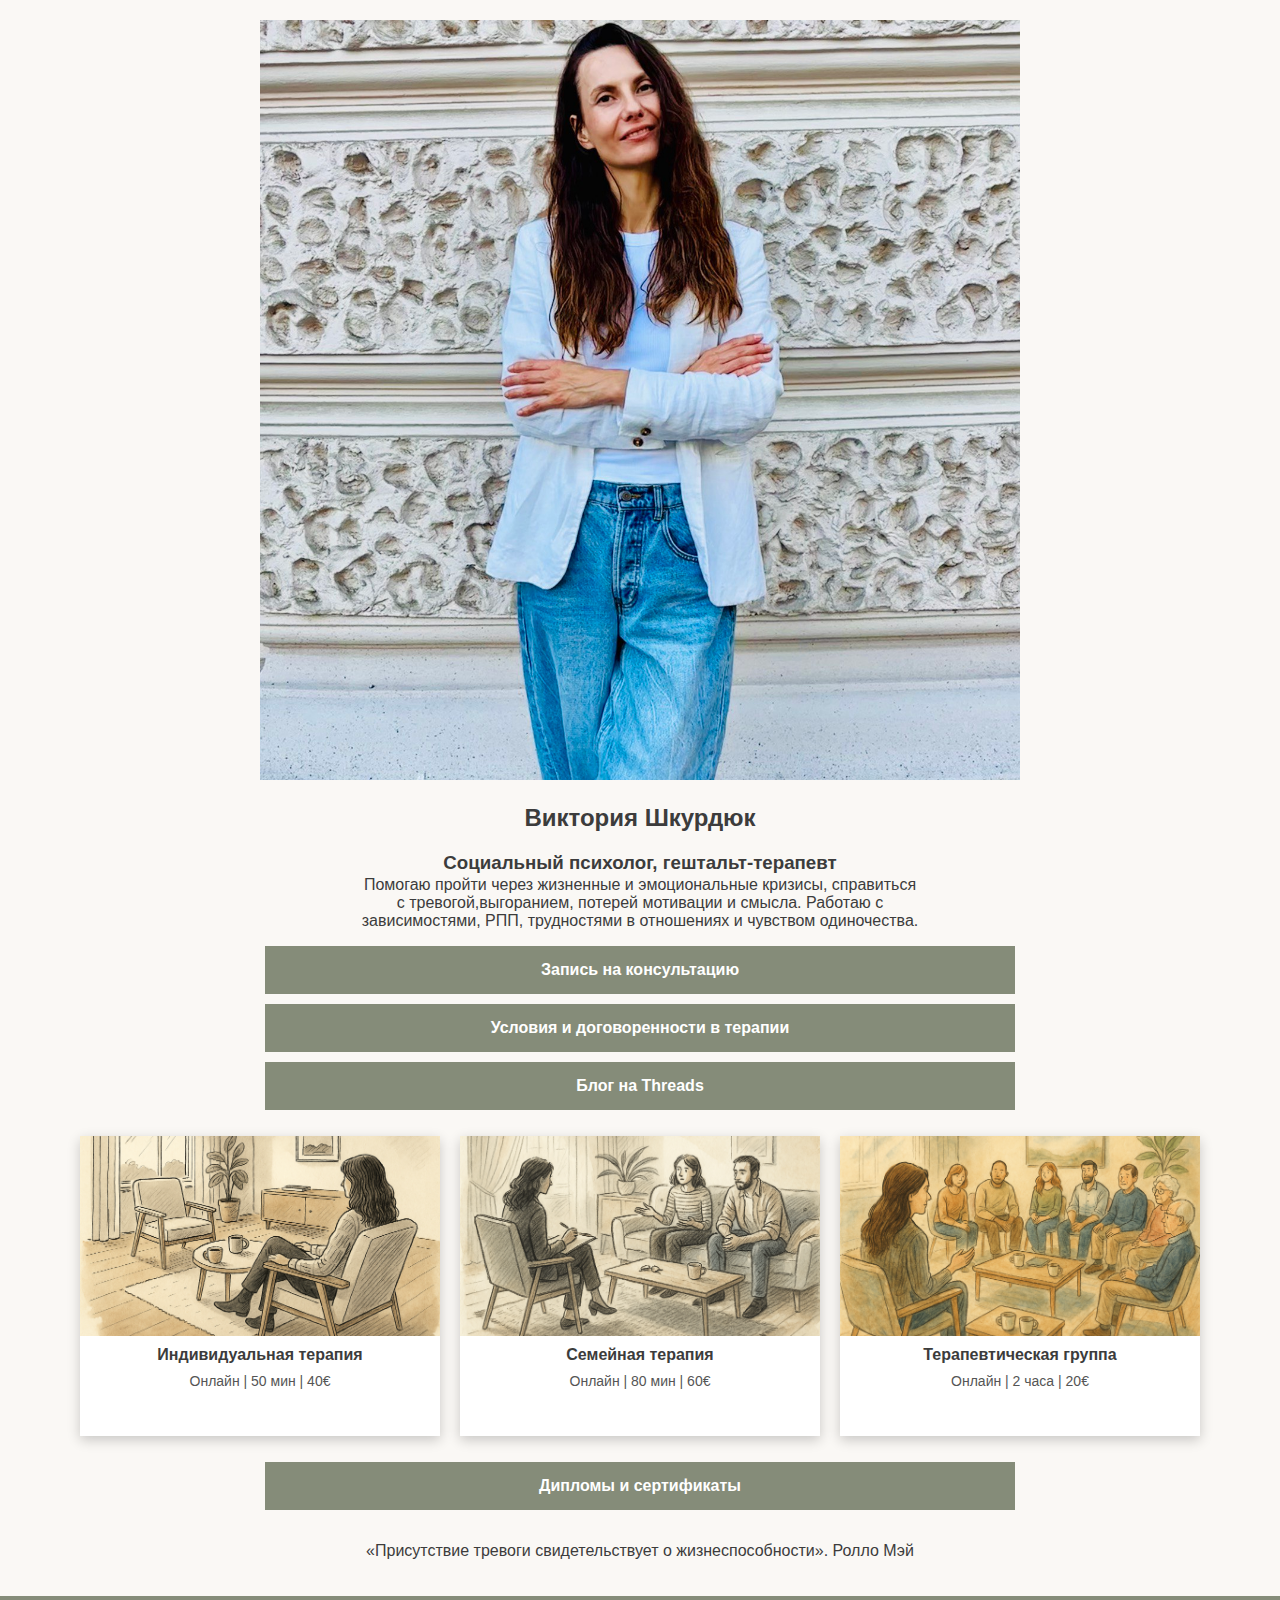
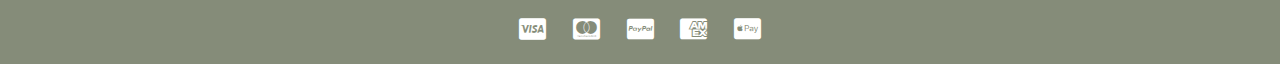
<file: index.html>
<!DOCTYPE html>
<html lang="en">
<head>
  <meta charset="UTF-8" />
  <meta name="viewport" content="width=device-width, initial-scale=1.0" />
  <title>Психолог Виктория</title>
  <link rel="stylesheet" href="style.css">
</head>
<body>
  <div class="container">
    <div class="banner-img">
    <img src="img\photo_2025-07-22_15-31-23.jpg" alt="Banner Image" class="banner-img" style="width: 760px; height: 760px; border-radius: 0px;"/>
    </div>
    <h2>Виктория Шкурдюк</h2>

    <p>
      <h3 style="margin-bottom: 0.1em; margin-top: 1em;">Социальный психолог, гештальт-терапевт</h3>
      Помогаю пройти через жизненные и эмоциональные кризисы, справиться <br />с тревогой,выгоранием, потерей мотивации и смысла.
      Работаю с <br /> зависимостями, РПП, трудностями в отношениях и чувством одиночества. <br />
    </p>


    <a class="button" href="https://t.me/vikshk" title="">Запись на консультацию</a>
    <a class="button" href="usl.html" title="Стоимость, формат, отмена"> Условия и договоренности в терапии</a>
    <a class="button" href="https://www.threads.com/@vikki_psychologist?invite=0" title="Пишу о жизни, терапии и наблюдениях">Блог на Threads </a>

</a>
  <div class="card-wrapper">
    <div class="card">
      <img src="img\IMG_0962.PNG" alt="Фото 1">
      <div class="card-content">
        <div class="card-title">Индивидуальная терапия</div>
        <div class="card-price">Онлайн | 50 мин | 40€</div>
      </div>
    </div>
    <div class="card">
      <img src="img\IMG_0961.PNG" alt="Фото 2">
      <div class="card-content">
        <div class="card-title">Семейная терапия</div>
        <div class="card-price">Онлайн | 80 мин | 60€</div>
      </div>
    </div>
    <div class="card">
      <img src="img\IMG_0959.PNG" alt="Фото 3">
      <div class="card-content">
        <div class="card-title">Терапевтическая группа</div>
        <div class="card-price">Онлайн | 2 часа | 20€</div>
      </div>
    </div>
  </div>
    <a class="button" href="dp.html" title="Кнопка со сканами или PDF" >Дипломы и сертификаты</a>
    <P style="margin-bottom: 1em; margin-top: 2em;">«Присутствие тревоги свидетельствует о жизнеспособности». Ролло Мэй</P>
  </div>
  <footer class="site-footer">
  <div style="font-size: 24px;">
    <i class="fab fa-cc-visa" style="margin: 0 10px;"></i>
    <i class="fab fa-cc-mastercard" style="margin: 0 10px;"></i>
    <i class="fab fa-cc-paypal" style="margin: 0 10px;"></i>
    <i class="fab fa-cc-amex" style="margin: 0 10px;"></i>
    <i class="fab fa-cc-apple-pay" style="margin: 0 10px;"></i>
      <link rel="stylesheet" href="https://cdnjs.cloudflare.com/ajax/libs/font-awesome/6.5.0/css/all.min.css" />
  </div>
</footer>
</body>
</html>
</file>
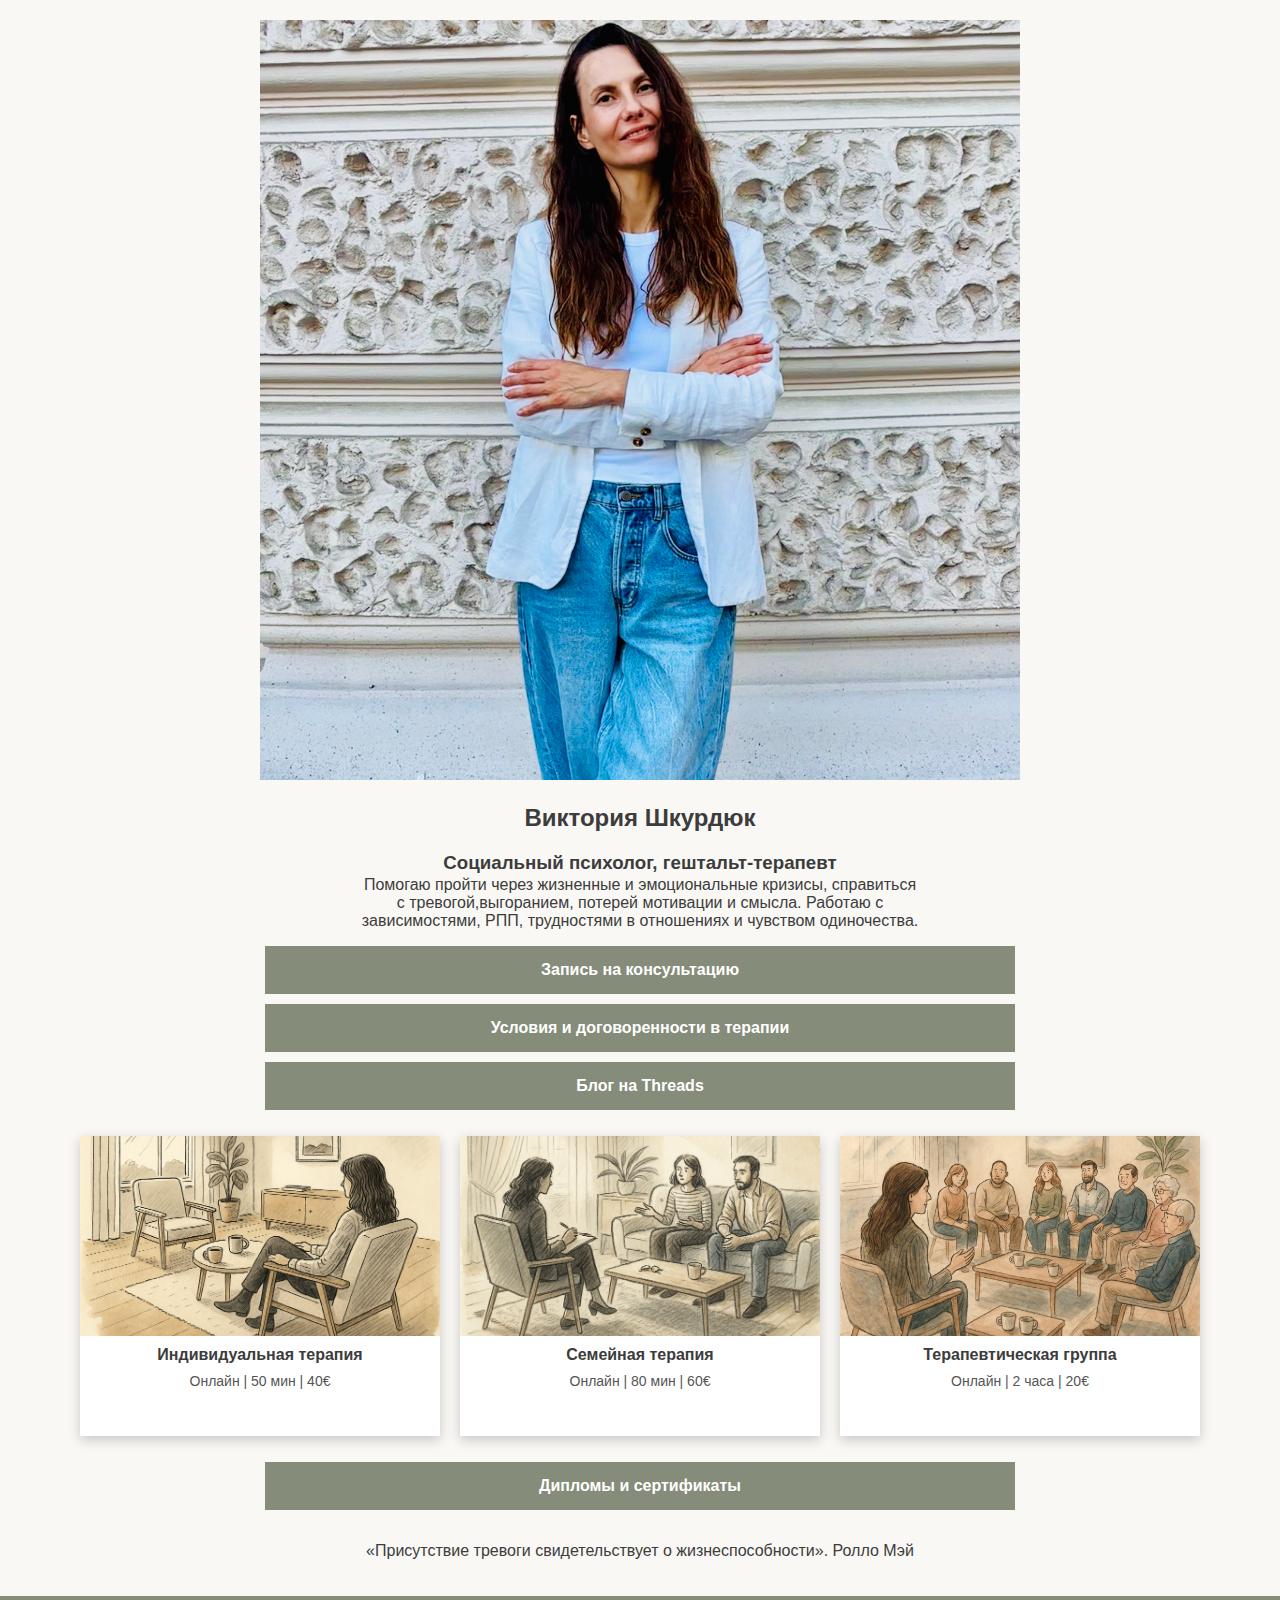
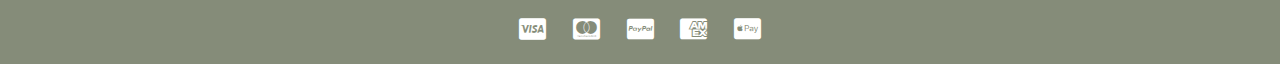
<file: mam/index.html>
<!DOCTYPE html>
<html lang="en">
<head>
  <meta charset="UTF-8" />
  <meta name="viewport" content="width=device-width, initial-scale=1.0" />
  <title>Психолог Виктория</title>
  <link rel="stylesheet" href="style.css">
</head>
<body>
  <div class="container">
    <div class="banner-img">
    <img src="photo_2025-07-22_15-31-23.jpg" alt="Banner Image" class="banner-img" style="width: 760px; height: 760px; border-radius: 0px;"/>
    </div>
    <h2>Виктория Шкурдюк</h2>

    <p>
      <h3 style="margin-bottom: 0.1em; margin-top: 1em;">Социальный психолог, гештальт-терапевт</h3>
      Помогаю пройти через жизненные и эмоциональные кризисы, справиться <br />с тревогой,выгоранием, потерей мотивации и смысла.
      Работаю с <br /> зависимостями, РПП, трудностями в отношениях и чувством одиночества. <br />
    </p>


    <a class="button" href="https://t.me/vikshk" title="">Запись на консультацию</a>
    <a class="button" href="usl.html" title="Стоимость, формат, отмена"> Условия и договоренности в терапии</a>
    <a class="button" href="https://www.threads.com/@vikki_psychologist?invite=0" title="Пишу о жизни, терапии и наблюдениях">Блог на Threads </a>

</a>
  <div class="card-wrapper">
    <div class="card">
      <img src="IMG_0962.PNG" alt="Фото 1">
      <div class="card-content">
        <div class="card-title">Индивидуальная терапия</div>
        <div class="card-price">Онлайн | 50 мин | 40€</div>
      </div>
    </div>
    <div class="card">
      <img src="IMG_0961.PNG" alt="Фото 2">
      <div class="card-content">
        <div class="card-title">Семейная терапия</div>
        <div class="card-price">Онлайн | 80 мин | 60€</div>
      </div>
    </div>
    <div class="card">
      <img src="IMG_09597.png" alt="Фото 3">
      <div class="card-content">
        <div class="card-title">Терапевтическая группа</div>
        <div class="card-price">Онлайн | 2 часа | 20€</div>
      </div>
    </div>
  </div>
    <a class="button" href="dp.html" title="Кнопка со сканами или PDF" >Дипломы и сертификаты</a>
    <P style="margin-bottom: 1em; margin-top: 2em;">«Присутствие тревоги свидетельствует о жизнеспособности». Ролло Мэй</P>
  </div>
  <footer class="site-footer">
  <div style="font-size: 24px;">
    <i class="fab fa-cc-visa" style="margin: 0 10px;"></i>
    <i class="fab fa-cc-mastercard" style="margin: 0 10px;"></i>
    <i class="fab fa-cc-paypal" style="margin: 0 10px;"></i>
    <i class="fab fa-cc-amex" style="margin: 0 10px;"></i>
    <i class="fab fa-cc-apple-pay" style="margin: 0 10px;"></i>
      <link rel="stylesheet" href="https://cdnjs.cloudflare.com/ajax/libs/font-awesome/6.5.0/css/all.min.css" />
  </div>
</footer>
</body>
</html>
</file>
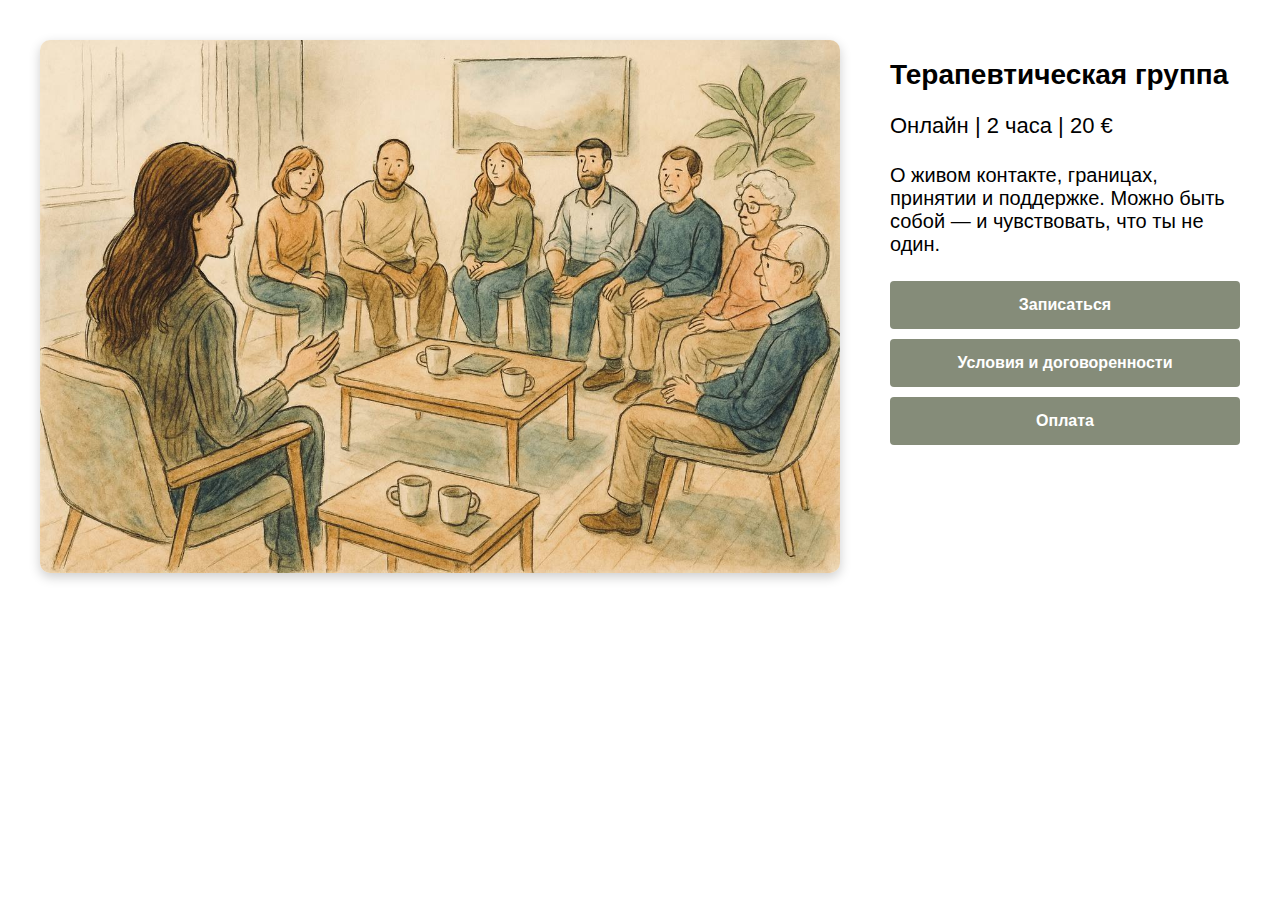
<file: grup3.html>
<!DOCTYPE html>
<html lang="en">
<head>
  <meta charset="UTF-8">
  <title>Терапевтическая группа</title>
  <meta name="viewport" content="width=device-width, initial-scale=1.0">
  <style>
    * {
      box-sizing: border-box;
    }

    body {
      font-family: 'Inter', sans-serif;
      margin: 0;
      padding: 0;
      background-color: #fff;
      color: #000;
    }

    .container {
      display: flex;
      flex-direction: row;
      justify-content: center;
      align-items: flex-start;
      padding: 40px;
      gap: 50px;
      flex-wrap: wrap;
    }

    .product-image img {
      max-width: 800px;
      width: 100%;
      height: auto;
      border-radius: 10px;
      box-shadow: 0 4px 12px rgba(0,0,0,0.2);
    }

    .product-details {
      max-width: 400px;
      flex: 1;
    }

    .product-details h1 {
      font-size: 28px;
      font-weight: bold;
      margin-bottom: 15px;
    }

    .product-details .price {
      font-size: 22px;
      margin-bottom: 25px;
    }
    .txt {
      font-size: 20px;
      margin-bottom: 25px;
    }

    .buy-button {
      background-color: rgb(133, 140, 121);
      color: white;
      padding: 15px;
      margin: 10px auto;
      text-align: center;
      display: block;
      text-decoration: none;
      font-weight: bold;
      width: 100%;
      max-width: 400px;
      border-radius: 4px;
      transition: background-color 0.3s;
    }

    .buy-button:hover {
      background-color: #8b3c3c;
    }

       .site-footer {
  color: rgb(133, 140, 121);
  text-align: center;
  padding: 70px; 
  text-align: center;
}

    @media (max-width: 768px) {
      .container {
        flex-direction: column;
        padding: 20px;
        gap: 30px;
      }

      .product-image,
      .product-details {
        width: 100%;
        max-width: 100%;
      }

      .product-details h1 {
        font-size: 24px;
        text-align: center;
      }

      .product-details .price {
        font-size: 20px;
        text-align: center;
      }

      .buy-button {
        border-radius: 0;
        max-width: none; 
        width: 100%; 
      }
    }

    @media (max-width: 480px) {
      .product-details h1 {
        font-size: 22px;
      }

      .product-details .price {
        font-size: 18px;
      }

      .buy-button {
        font-size: 14px;
        padding: 12px;
      }
      .txt {
      font-size: 17px;
      text-align: center;
    }
    }
  </style>
</head>
<body>
  <div class="container">
    <div class="product-image">
      <img src="img\photo_2025-07-25_00-23-09.jpg" alt="Индивидуальная терапия">
    </div>
    <div class="product-details">
      <h1>Терапевтическая группа</h1>
      <p class="price">Онлайн | 2 часа | 20 €</p>
      <p class="txt">О живом контакте, границах, принятии и поддержке. Можно быть собой — и чувствовать, что ты не один.</p>
      <a class="buy-button" href="https://t.me/vikshk" title="Telegram">Записаться</a>
      <a class="buy-button" href="usl.html" title="Стоимость, формат, отмена">Условия и договоренности</a>
      <a class="buy-button" href="" title="Оплата">Оплата</a> 
      
    </div>
  
</body>
</html>
</file>
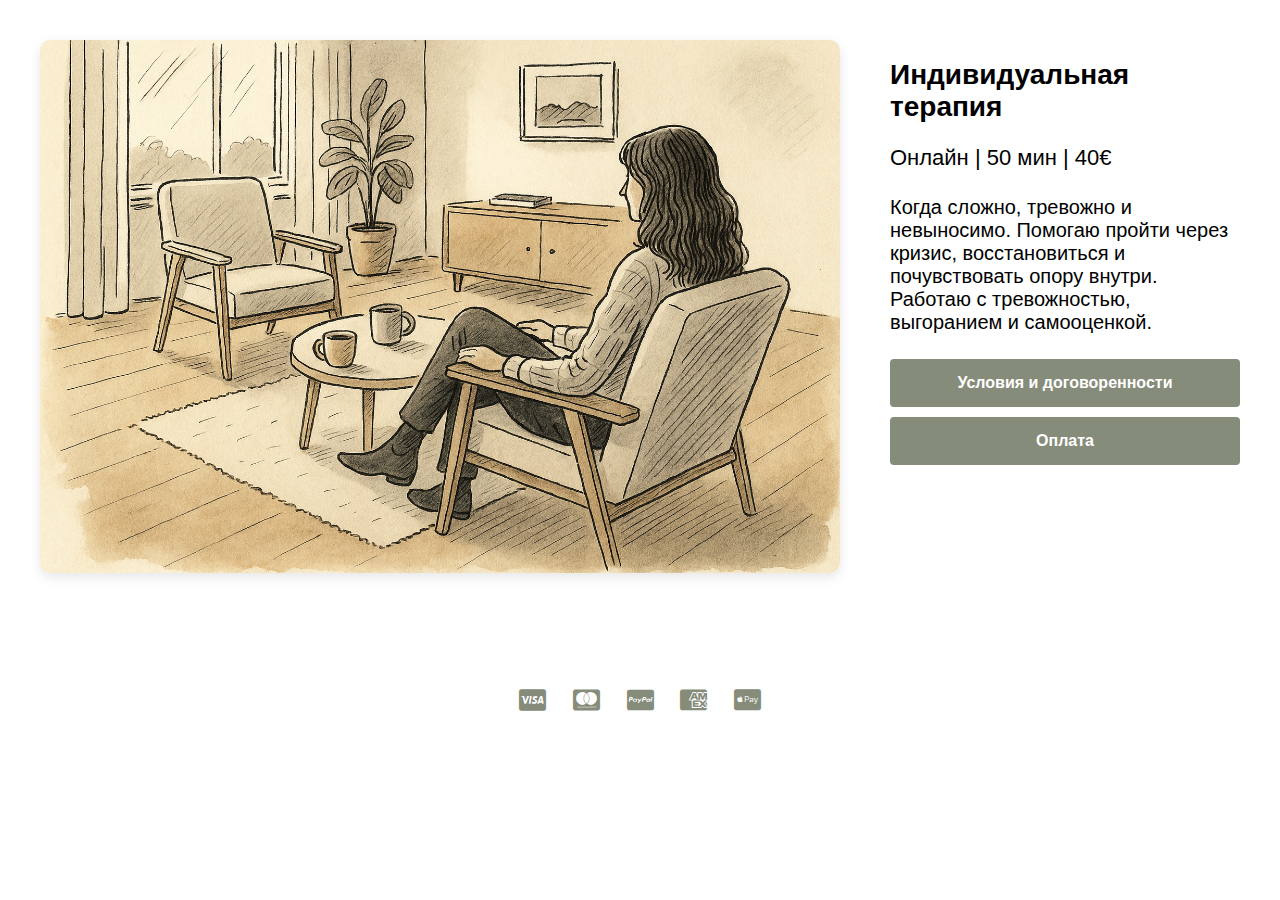
<file: hz.html>
<!DOCTYPE html>
<html lang="en">
<head>
  <meta charset="UTF-8">
  <title>Индивидуальная терапия</title>
  <meta name="viewport" content="width=device-width, initial-scale=1.0">
  <style>
    * {
      box-sizing: border-box;
    }

    body {
      font-family: 'Inter', sans-serif;
      margin: 0;
      padding: 0;
      background-color: #fff;
      color: #000;
    }

    .container {
      display: flex;
      flex-direction: row;
      justify-content: center;
      align-items: flex-start;
      padding: 40px;
      gap: 50px;
      flex-wrap: wrap;
    }

    .product-image img {
      max-width: 800px;
      width: 100%;
      height: auto;
      border-radius: 10px;
      box-shadow: 0 4px 12px rgba(0,0,0,0.1);
    }

    .product-details {
      max-width: 400px;
      flex: 1;
    }

    .product-details h1 {
      font-size: 28px;
      font-weight: bold;
      margin-bottom: 15px;
    }

    .product-details .price {
      font-size: 22px;
      margin-bottom: 25px;
    }
    .txt {
      font-size: 20px;
      margin-bottom: 25px;
    }


    

    .buy-button {
      background-color: rgb(133, 140, 121);
      color: white;
      padding: 15px;
      margin: 10px auto;
      text-align: center;
      display: block;
      text-decoration: none;
      font-weight: bold;
      width: 100%;
      max-width: 400px;
      border-radius: 4px;
      transition: background-color 0.3s;
    }

    .buy-button:hover {
      background-color: #8b3c3c;
    }

       .site-footer {
  color: rgb(133, 140, 121);
  text-align: center;
  padding: 70px; 
  text-align: center;
}

    @media (max-width: 768px) {
      .container {
        flex-direction: column;
        padding: 20px;
        gap: 30px;
      }

      .product-image,
      .product-details {
        width: 100%;
        max-width: 100%;
      }

      .product-details h1 {
        font-size: 24px;
        text-align: center;
      }

      .product-details .price {
        font-size: 20px;
        text-align: center;
      }

      .buy-button {
        border-radius: 0; /* убираем скругления */
        max-width: none; /* убираем ограничение */
        width: 100%;     /* растягиваем */
      }
    }

    @media (max-width: 480px) {
      .product-details h1 {
        font-size: 22px;
      }

      .product-details .price {
        font-size: 18px;
      }

      .buy-button {
        font-size: 14px;
        padding: 12px;
      }
      .txt {
      font-size: 17px;
      text-align: center;
    }
    }
  </style>
</head>
<body>
  <div class="container">
    <div class="product-image">
      <img src="img/IMG_0962.PNG" alt="Индивидуальная терапия">
    </div>
    <div class="product-details">
      <h1>Индивидуальная терапия</h1>
      <p class="price">Онлайн | 50 мин | 40€</p>
      <p class="txt">Когда сложно, тревожно и невыносимо.
Помогаю пройти через кризис, восстановиться и почувствовать опору внутри. Работаю с тревожностью, выгоранием и самооценкой.</p>
      <a class="buy-button" href="usl.html" title="Стоимость, формат, отмена">Условия и договоренности</a>
      <a class="buy-button" href="" title="Оплата">Оплата</a> 
      
    </div>
  </div>
    <footer class="site-footer">
  <div style="font-size: 24px;">
    <i class="fab fa-cc-visa" style="margin: 0 10px;"></i>
    <i class="fab fa-cc-mastercard" style="margin: 0 10px;"></i>
    <i class="fab fa-cc-paypal" style="margin: 0 10px;"></i>
    <i class="fab fa-cc-amex" style="margin: 0 10px;"></i>
    <i class="fab fa-cc-apple-pay" style="margin: 0 10px;"></i>
      <link rel="stylesheet" href="https://cdnjs.cloudflare.com/ajax/libs/font-awesome/6.5.0/css/all.min.css" />
  </div>
</body>
</html>
</file>
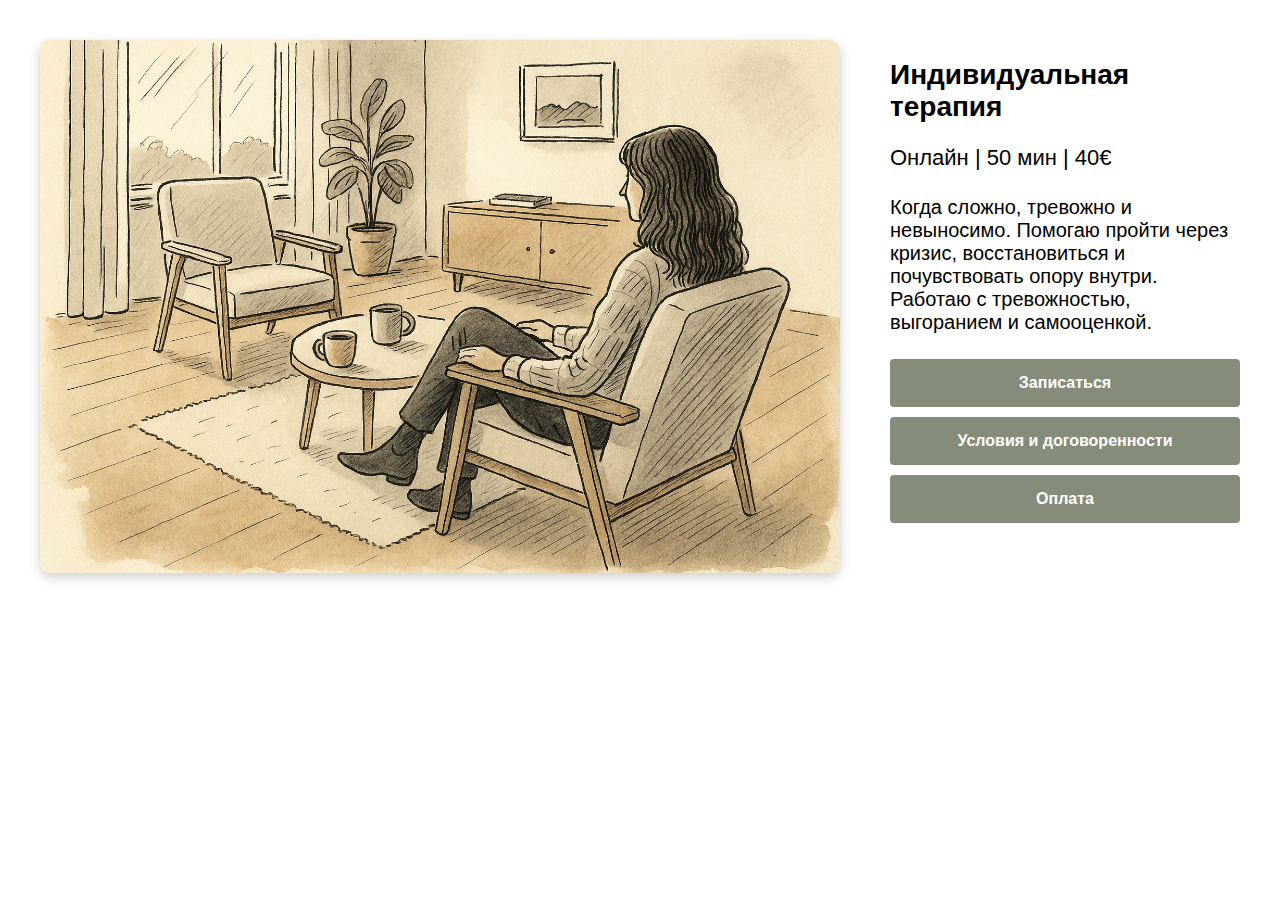
<file: ind1.html>
<!DOCTYPE html>
<html lang="en">
<head>
  <meta charset="UTF-8">
  <title>Индивидуальная терапия</title>
  <meta name="viewport" content="width=device-width, initial-scale=1.0">
  <style>
    * {
      box-sizing: border-box;
    }

    body {
      font-family: 'Inter', sans-serif;
      margin: 0;
      padding: 0;
      background-color: #fff;
      color: #000;
    }

    .container {
      display: flex;
      flex-direction: row;
      justify-content: center;
      align-items: flex-start;
      padding: 40px;
      gap: 50px;
      flex-wrap: wrap;
    }

    .product-image img {
      max-width: 800px;
      width: 100%;
      height: auto;
      border-radius: 10px;
      box-shadow: 0 4px 12px rgba(0,0,0,0.2);
    }

    .product-details {
      max-width: 400px;
      flex: 1;
    }

    .product-details h1 {
      font-size: 28px;
      font-weight: bold;
      margin-bottom: 15px;
    }

    .product-details .price {
      font-size: 22px;
      margin-bottom: 25px;
    }
    .txt {
      font-size: 20px;
      margin-bottom: 25px;
    }

    .buy-button {
      background-color: rgb(133, 140, 121);
      color: white;
      padding: 15px;
      margin: 10px auto;
      text-align: center;
      display: block;
      text-decoration: none;
      font-weight: bold;
      width: 100%;
      max-width: 400px;
      border-radius: 4px;
      transition: background-color 0.3s;
    }

    .buy-button:hover {
      background-color: #8b3c3c;
    }

       .site-footer {
  color: rgb(133, 140, 121);
  text-align: center;
  padding: 70px; 
  text-align: center;
}

    @media (max-width: 768px) {
      .container {
        flex-direction: column;
        padding: 20px;
        gap: 30px;
      }

      .product-image,
      .product-details {
        width: 100%;
        max-width: 100%;
      }

      .product-details h1 {
        font-size: 24px;
        text-align: center;
      }

      .product-details .price {
        font-size: 20px;
        text-align: center;
      }

      .buy-button {
        border-radius: 0;
        max-width: none; 
        width: 100%; 
      }
    }

    @media (max-width: 480px) {
      .product-details h1 {
        font-size: 22px;
      }

      .product-details .price {
        font-size: 18px;
      }

      .buy-button {
        font-size: 14px;
        padding: 12px;
      }
      .txt {
      font-size: 17px;
      text-align: center;
    }
    }
  </style>
</head>
<body>
  <div class="container">
    <div class="product-image">
      <img src="img/IMG_0962.PNG" alt="Индивидуальная терапия">
    </div>
    <div class="product-details">
      <h1>Индивидуальная терапия</h1>
      <p class="price">Онлайн | 50 мин | 40€</p>
      <p class="txt">Когда сложно, тревожно и невыносимо.
Помогаю пройти через кризис, восстановиться и почувствовать опору внутри. Работаю с тревожностью, выгоранием и самооценкой.</p>
      <a class="buy-button" href="https://t.me/vikshk" title="Telegram">Записаться</a>
      <a class="buy-button" href="usl.html" title="Стоимость, формат, отмена">Условия и договоренности</a>
      <a class="buy-button" href="" title="Оплата">Оплата</a> 
      
    </div>
  
</body>
</html>
</file>
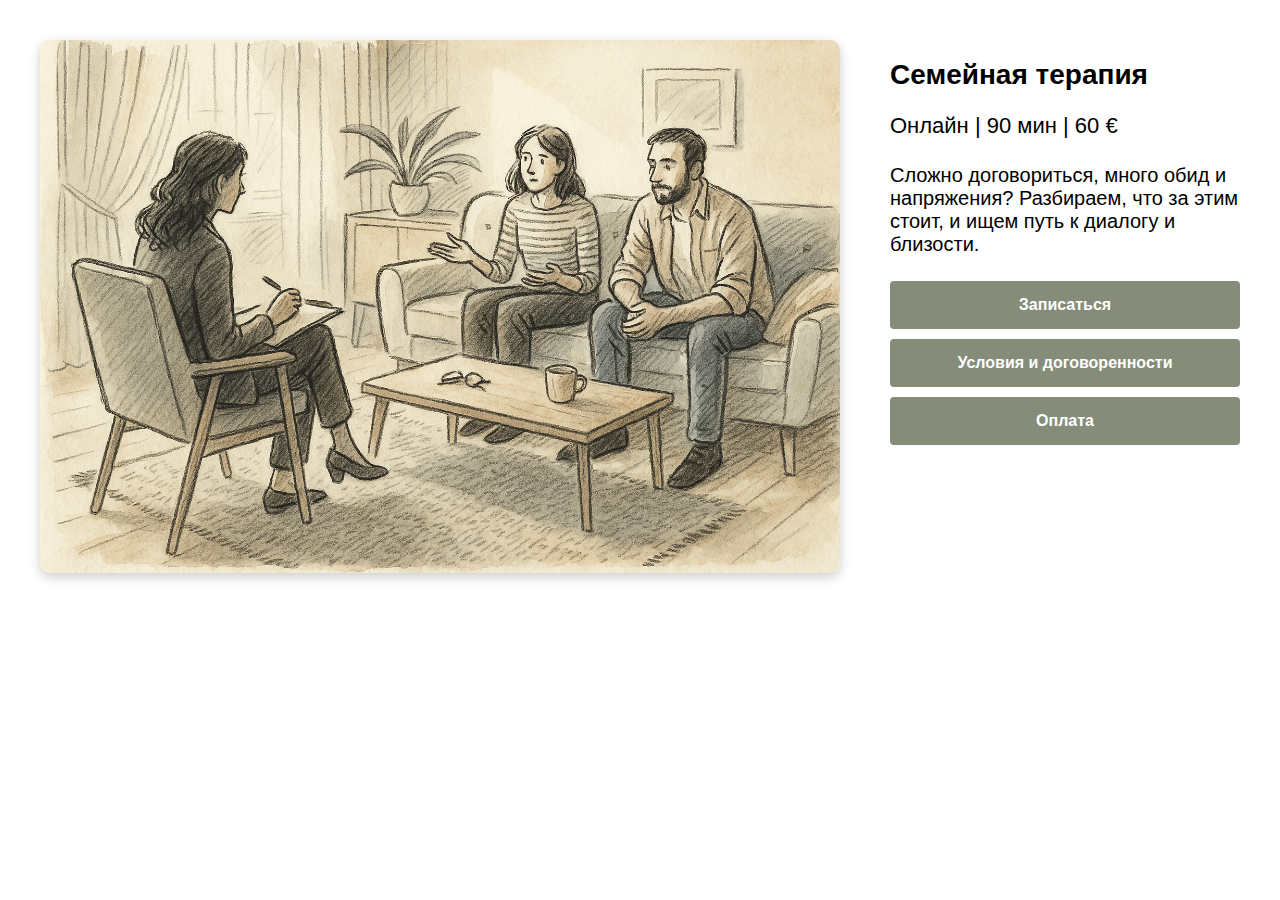
<file: sem2.html>
<!DOCTYPE html>
<html lang="en">
<head>
  <meta charset="UTF-8">
  <title>Семейная терапия</title>
  <meta name="viewport" content="width=device-width, initial-scale=1.0">
  <style>
    * {
      box-sizing: border-box;
    }

    body {
      font-family: 'Inter', sans-serif;
      margin: 0;
      padding: 0;
      background-color: #fff;
      color: #000;
    }

    .container {
      display: flex;
      flex-direction: row;
      justify-content: center;
      align-items: flex-start;
      padding: 40px;
      gap: 50px;
      flex-wrap: wrap;
    }

    .product-image img {
      max-width: 800px;
      width: 100%;
      height: auto;
      border-radius: 10px;
      box-shadow: 0 4px 12px rgba(0,0,0,0.2);
    }

    .product-details {
      max-width: 400px;
      flex: 1;
    }

    .product-details h1 {
      font-size: 28px;
      font-weight: bold;
      margin-bottom: 15px;
    }

    .product-details .price {
      font-size: 22px;
      margin-bottom: 25px;
    }
    .txt {
      font-size: 20px;
      margin-bottom: 25px;
    }

    .buy-button {
      background-color: rgb(133, 140, 121);
      color: white;
      padding: 15px;
      margin: 10px auto;
      text-align: center;
      display: block;
      text-decoration: none;
      font-weight: bold;
      width: 100%;
      max-width: 400px;
      border-radius: 4px;
      transition: background-color 0.3s;
    }

    .buy-button:hover {
      background-color: #8b3c3c;
    }

       .site-footer {
  color: rgb(133, 140, 121);
  text-align: center;
  padding: 70px; 
  text-align: center;
}

    @media (max-width: 768px) {
      .container {
        flex-direction: column;
        padding: 20px;
        gap: 30px;
      }

      .product-image,
      .product-details {
        width: 100%;
        max-width: 100%;
      }

      .product-details h1 {
        font-size: 24px;
        text-align: center;
      }

      .product-details .price {
        font-size: 20px;
        text-align: center;
      }

      .buy-button {
        border-radius: 0;
        max-width: none; 
        width: 100%; 
      }
    }

    @media (max-width: 480px) {
      .product-details h1 {
        font-size: 22px;
      }

      .product-details .price {
        font-size: 18px;
      }

      .buy-button {
        font-size: 14px;
        padding: 12px;
      }
      .txt {
      font-size: 17px;
      text-align: center;
    }
    }
  </style>
</head>
<body>
  <div class="container">
    <div class="product-image">
      <img src="img\IMG_0961.PNG" alt="Индивидуальная терапия">
    </div>
    <div class="product-details">
      <h1>Семейная терапия</h1>
      <p class="price">Онлайн | 90 мин | 60 €</p>
      <p class="txt">Сложно договориться, много обид и напряжения? Разбираем, что за этим стоит, и ищем путь к диалогу и близости.</p>
      <a class="buy-button" href="https://t.me/vikshk" title="Telegram">Записаться</a>
      <a class="buy-button" href="usl.html" title="Стоимость, формат, отмена">Условия и договоренности</a>
      <a class="buy-button" href="" title="Оплата">Оплата</a> 
      
    </div>
  </div>
    
</body>
</html>
</file>
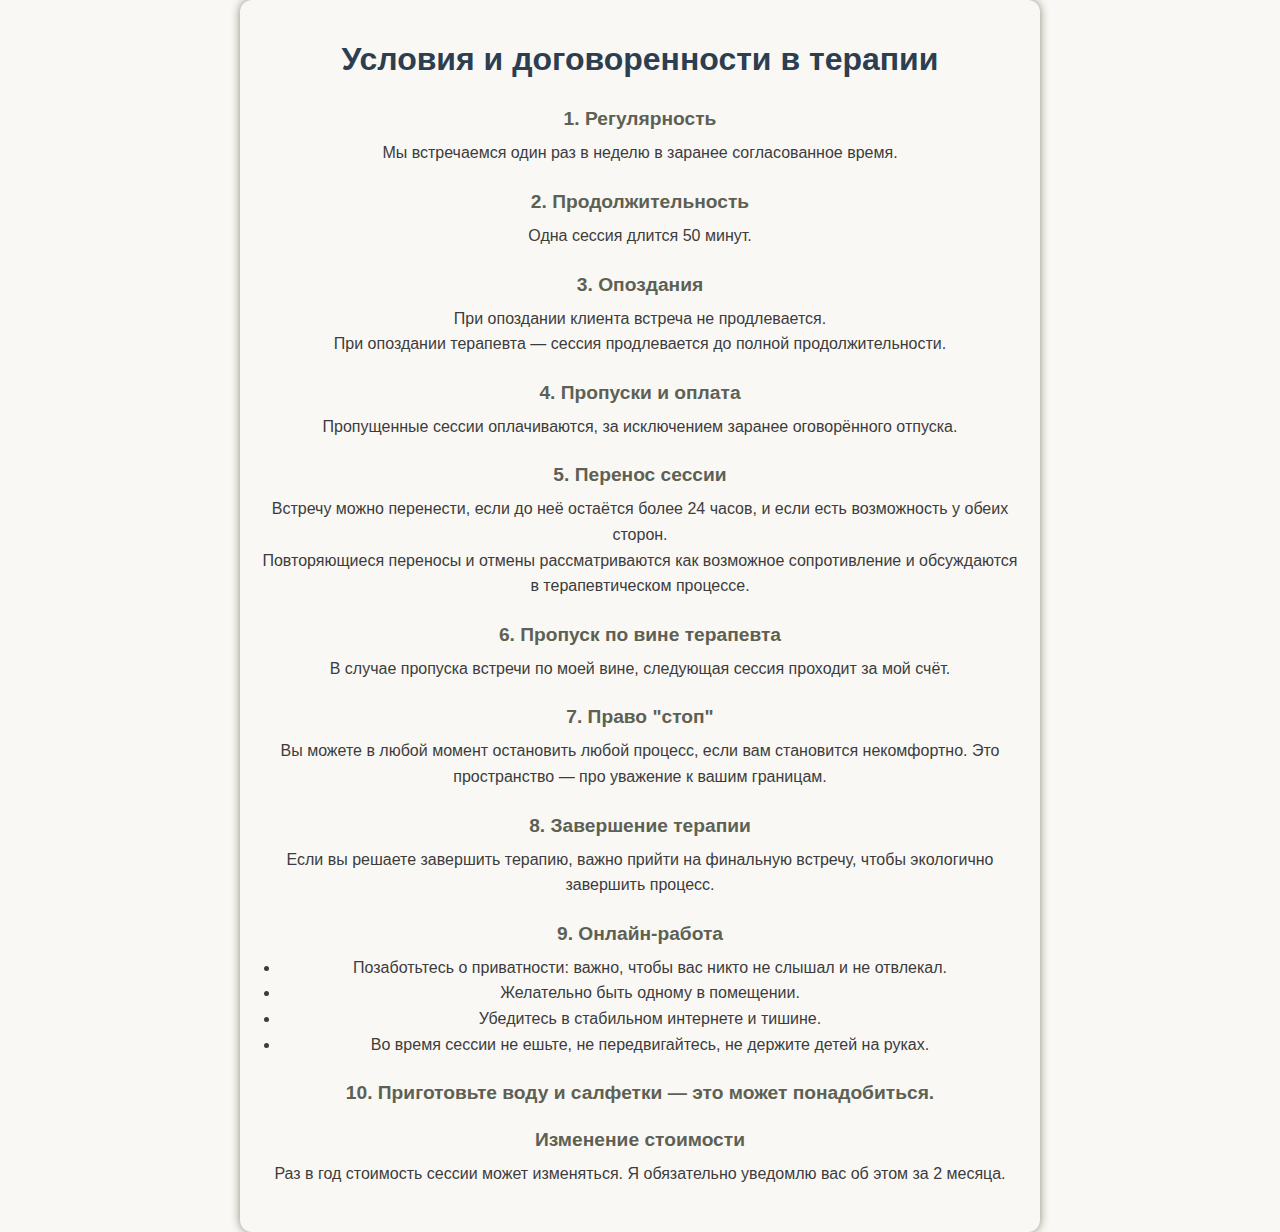
<file: usl.html>
<!DOCTYPE html>
<html lang="ru">
<head>
  <meta charset="UTF-8" />
  <meta name="viewport" content="width=device-width, initial-scale=1.0" />
  <title>Условия и договоренности в терапии</title>
  <link rel="stylesheet" href="style.css" />
</head>
<style>


.container {
  max-width: 800px;
  margin: auto;
  padding: 20px;
  background: rgb(250, 248, 245);
  box-shadow: 0 0 10px rgb(133, 140, 121);
  border-radius: 12px;
}

h1 {
  text-align: center;
  margin-bottom: 30px;
  color:  #2c3e50;
}

.rule {
  margin-bottom: 25px;
}

.rule h2 {
  margin-bottom: 10px;
  font-size: 1.2em;
  color: rgb(93, 97, 84);
}

.rule p,
.rule ul {
  margin: 0;
  line-height: 1.6;
}

ul {
  padding-left: 20px;
}

@media (max-width: 600px) {
  .container {
    padding: 15px;
  }

  .rule h2 {
    font-size: 1em;
  }
}


</style>
<body>
  <div class="container">
    <h1>Условия и договоренности в терапии</h1>

    <div class="rule">
      <h2>1. Регулярность</h2>
      <p>Мы встречаемся один раз в неделю в заранее согласованное время.</p>
    </div>

    <div class="rule">
      <h2>2. Продолжительность</h2>
      <p>Одна сессия длится 50 минут.</p>
    </div>

    <div class="rule">
      <h2>3. Опоздания</h2>
      <p>При опоздании клиента встреча не продлевается.<br>
      При опоздании терапевта — сессия продлевается до полной продолжительности.</p>
    </div>

    <div class="rule">
      <h2>4. Пропуски и оплата</h2>
      <p>Пропущенные сессии оплачиваются, за исключением заранее оговорённого отпуска.</p>
    </div>

    <div class="rule">
      <h2>5. Перенос сессии</h2>
      <p>Встречу можно перенести, если до неё остаётся более 24 часов, и если есть возможность у обеих сторон.<br>
      Повторяющиеся переносы и отмены рассматриваются как возможное сопротивление и обсуждаются в терапевтическом процессе.</p>
    </div>

    <div class="rule">
      <h2>6. Пропуск по вине терапевта</h2>
      <p>В случае пропуска встречи по моей вине, следующая сессия проходит за мой счёт.</p>
    </div>

    <div class="rule">
      <h2>7. Право "стоп"</h2>
      <p>Вы можете в любой момент остановить любой процесс, если вам становится некомфортно. Это пространство — про уважение к вашим границам.</p>
    </div>

    <div class="rule">
      <h2>8. Завершение терапии</h2>
      <p>Если вы решаете завершить терапию, важно прийти на финальную встречу, чтобы экологично завершить процесс.</p>
    </div>

    <div class="rule">
      <h2>9. Онлайн-работа</h2>
      <ul>
        <li>Позаботьтесь о приватности: важно, чтобы вас никто не слышал и не отвлекал.</li>
        <li>Желательно быть одному в помещении.</li>
        <li>Убедитесь в стабильном интернете и тишине.</li>
        <li>Во время сессии не ешьте, не передвигайтесь, не держите детей на руках.</li>
      </ul>
    </div>

    <div class="rule">
      <h2>10. Приготовьте воду и салфетки — это может понадобиться.</h2>
    </div>

    <div class="rule">
      <h2>Изменение стоимости</h2>
      <p>Раз в год стоимость сессии может изменяться. Я обязательно уведомлю вас об этом за 2 месяца.</p>
    </div>
  </div>
</body>
</html>
</file>
<file: style.css>
* {
      box-sizing: border-box;
    }


      body {
      font-family: 'Inter', sans-serif;
      background-color: rgb(250, 248, 245);
      color: rgb(60, 60, 60);
      margin: 0;
      padding: 0;
      text-align: center;
    }

    .container {
      max-width: 1300px;
      margin: auto;
      padding: 20px;
    }
    .button {
      background-color: rgb(133, 140, 121);
      color: white;
      padding: 15px;
      margin: 10px auto;
      display: block;
      width: 750px;
      text-decoration: none;
      font-weight: bold;
      border-radius: 0px;
    }
        .card {
      width: 360px;
      height: 300px;
      background-color: white;
      border-radius: 0px;
      overflow: hidden;
      box-shadow: 0 4px 12px rgba(0, 0, 0, 0.2);
      margin-bottom: 1em;
      margin-top: 1em;
    }

    .card img {
      width: 360px;
      height: 200px;
      object-fit: cover;
      display: block;
    }

    .card-content {
      padding: 10px 16px;
    }

    .card-title {
      font-weight: bold;
      font-size: 16px;
      margin-bottom: 9px;
    }

    .card-price {
      color: #555;
      font-size: 14px;
    }

    .site-footer {
  background-color: rgb(133, 140, 121);
  color: white;
  text-align: center;
  padding: 20px;
  font-size: 14px;
 
  text-align: center;
}
    .card:hover {
      box-shadow: 0 8px 80px rgba(0, 0, 0, 0.2);
    }



    @media (max-width: 768px) {
      .card {
        width: 100%;
      }
       body {
         width: 100%;
        height: auto;
      }
      .product img {
        width: 100%;
        height: auto;
      }
      .banner-img {
        width: 100% !important;
        height: auto !important;
      }
       .button {
        width: 100% !important;
        height: auto !important;
      }
    }

    .card-wrapper {
  display: flex;
  flex-wrap: wrap;
  gap: 20px; 
  justify-content: center;
}

@media (max-width: 768px) {
  .card-wrapper {
    flex-direction: column;
    gap: 10px; 
    align-items: center;
  }

  .card {
    width: 100%; 
    height: auto;
  }

  .card img {
    width: 100%;
    height: auto;
  }
  .banner-img {
    width: 100%;
    height: auto;
  }
}
</file>
<file: mam/style.css>
* {
      box-sizing: border-box;
    }


body {
      font-family: 'Inter', sans-serif;
      background-color: rgb(250, 248, 245);
            color: rgb(60, 60, 60);
      margin: 0;
      padding: 0;
      text-align: center;

    }
    .container {
      max-width: 1300px;
      margin: auto;
      padding: 20px;
    }
    .button {
      background-color: rgb(133, 140, 121);
      color: white;
      padding: 15px;
      margin: 10px auto;
      display: block;
      width: 750px;
      text-decoration: none;
      font-weight: bold;
      border-radius: 0px;
    }
        .card {
      width: 360px;
      height: 300px;
      background-color: white;
      border-radius: 0px;
      overflow: hidden;
      box-shadow: 0 4px 12px rgba(0, 0, 0, 0.2);
      margin-bottom: 1em;
      margin-top: 1em;
    }

    .card img {
      width: 360px;
      height: 200px;
      object-fit: cover;
      display: block;
    }

    .card-content {
      padding: 10px 16px;
    }

    .card-title {
      font-weight: bold;
      font-size: 16px;
      margin-bottom: 9px;
    }

    .card-price {
      color: #555;
      font-size: 14px;
    }

    .site-footer {
  background-color: rgb(133, 140, 121);
  color: white;
  text-align: center;
  padding: 20px;
  font-size: 14px;
  padding: 20px; 
  text-align: center;
}

    @media (max-width: 768px) {
      .card {
        width: 100%;
      }
       body {
         width: 100%;
        height: auto;
      }
      .product img {
        width: 100%;
        height: auto;
      }
      .banner-img {
        width: 100% !important;
        height: auto !important;
      }
       .button {
        width: 100% !important;
        height: auto !important;
      }
    }

    .card-wrapper {
  display: flex;
  flex-wrap: wrap;
  gap: 20px; 
  justify-content: center;
}

@media (max-width: 768px) {
  .card-wrapper {
    flex-direction: column;
    gap: 10px; 
    align-items: center;
  }

  .card {
    width: 100%; 
    height: auto;
  }

  .card img {
    width: 100%;
    height: auto;
  }
  .banner-img {
    width: 100%;
    height: auto;
  }
}
</file>
